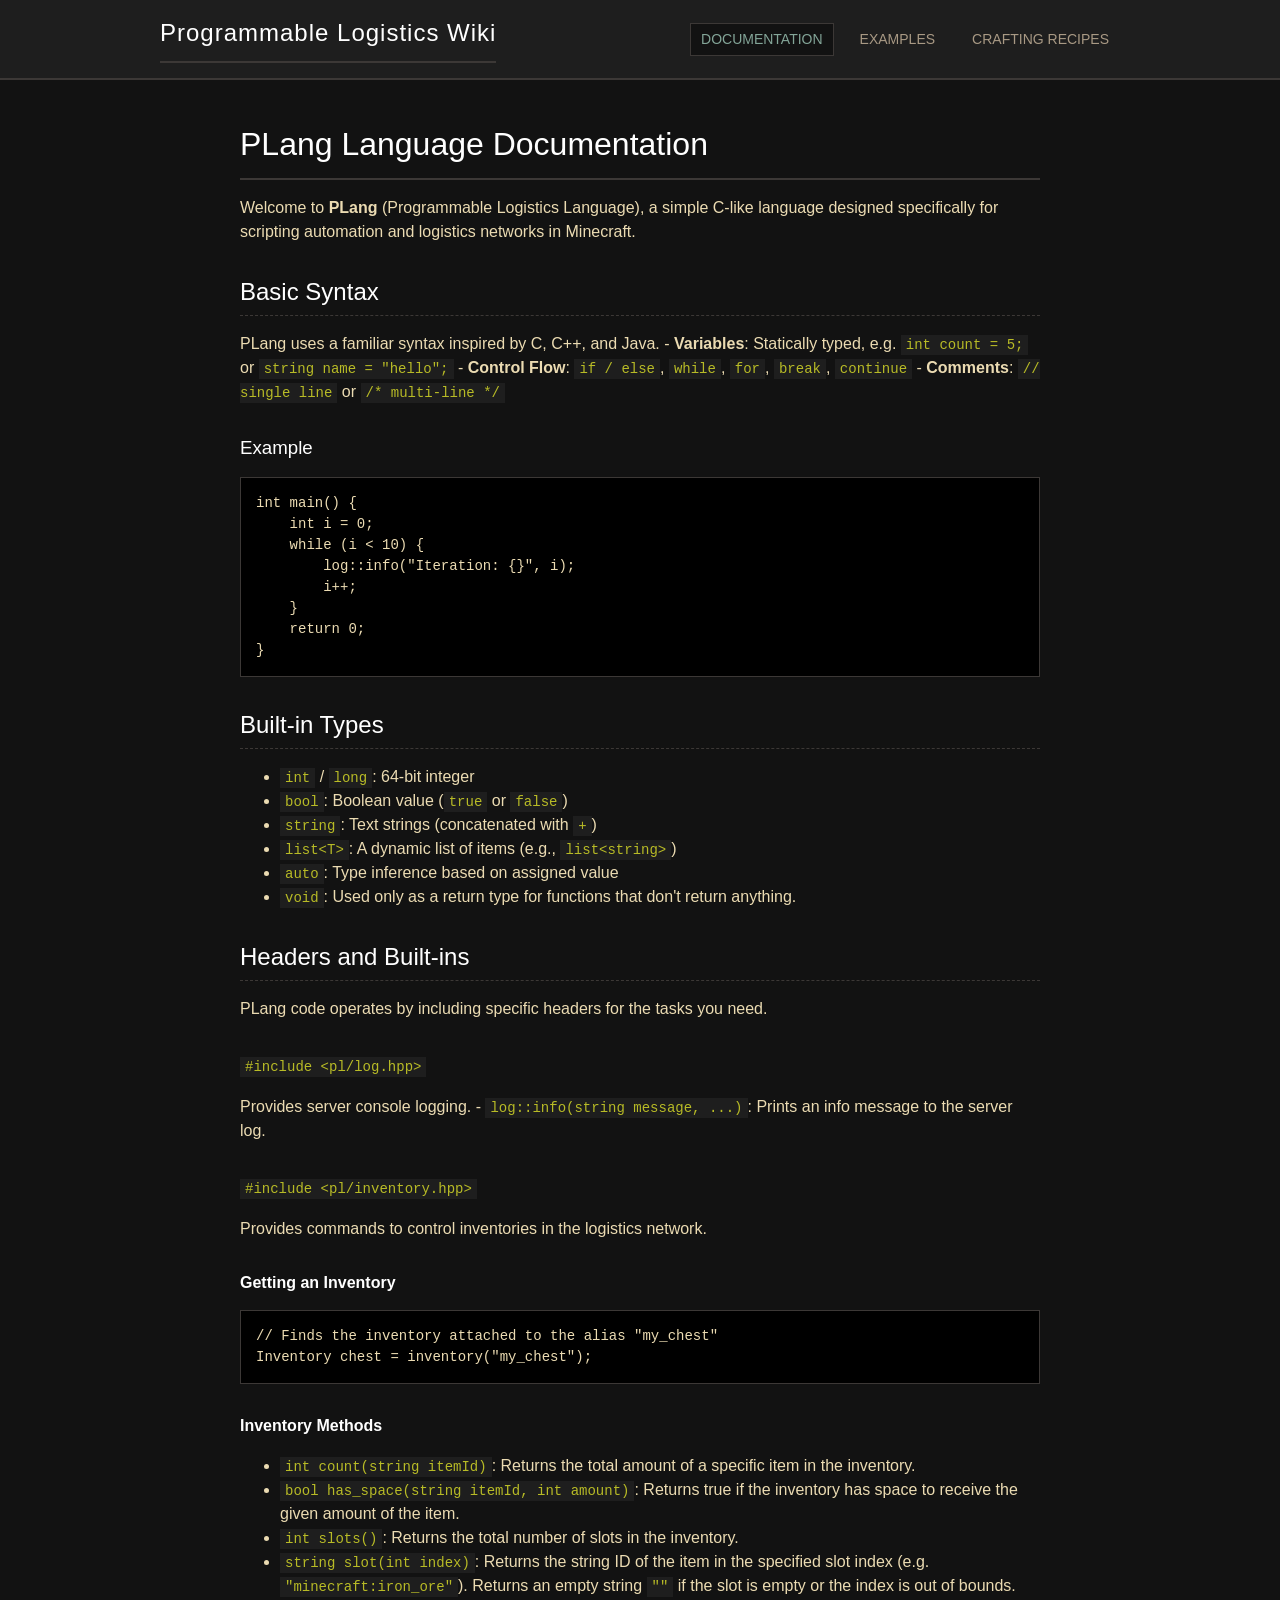
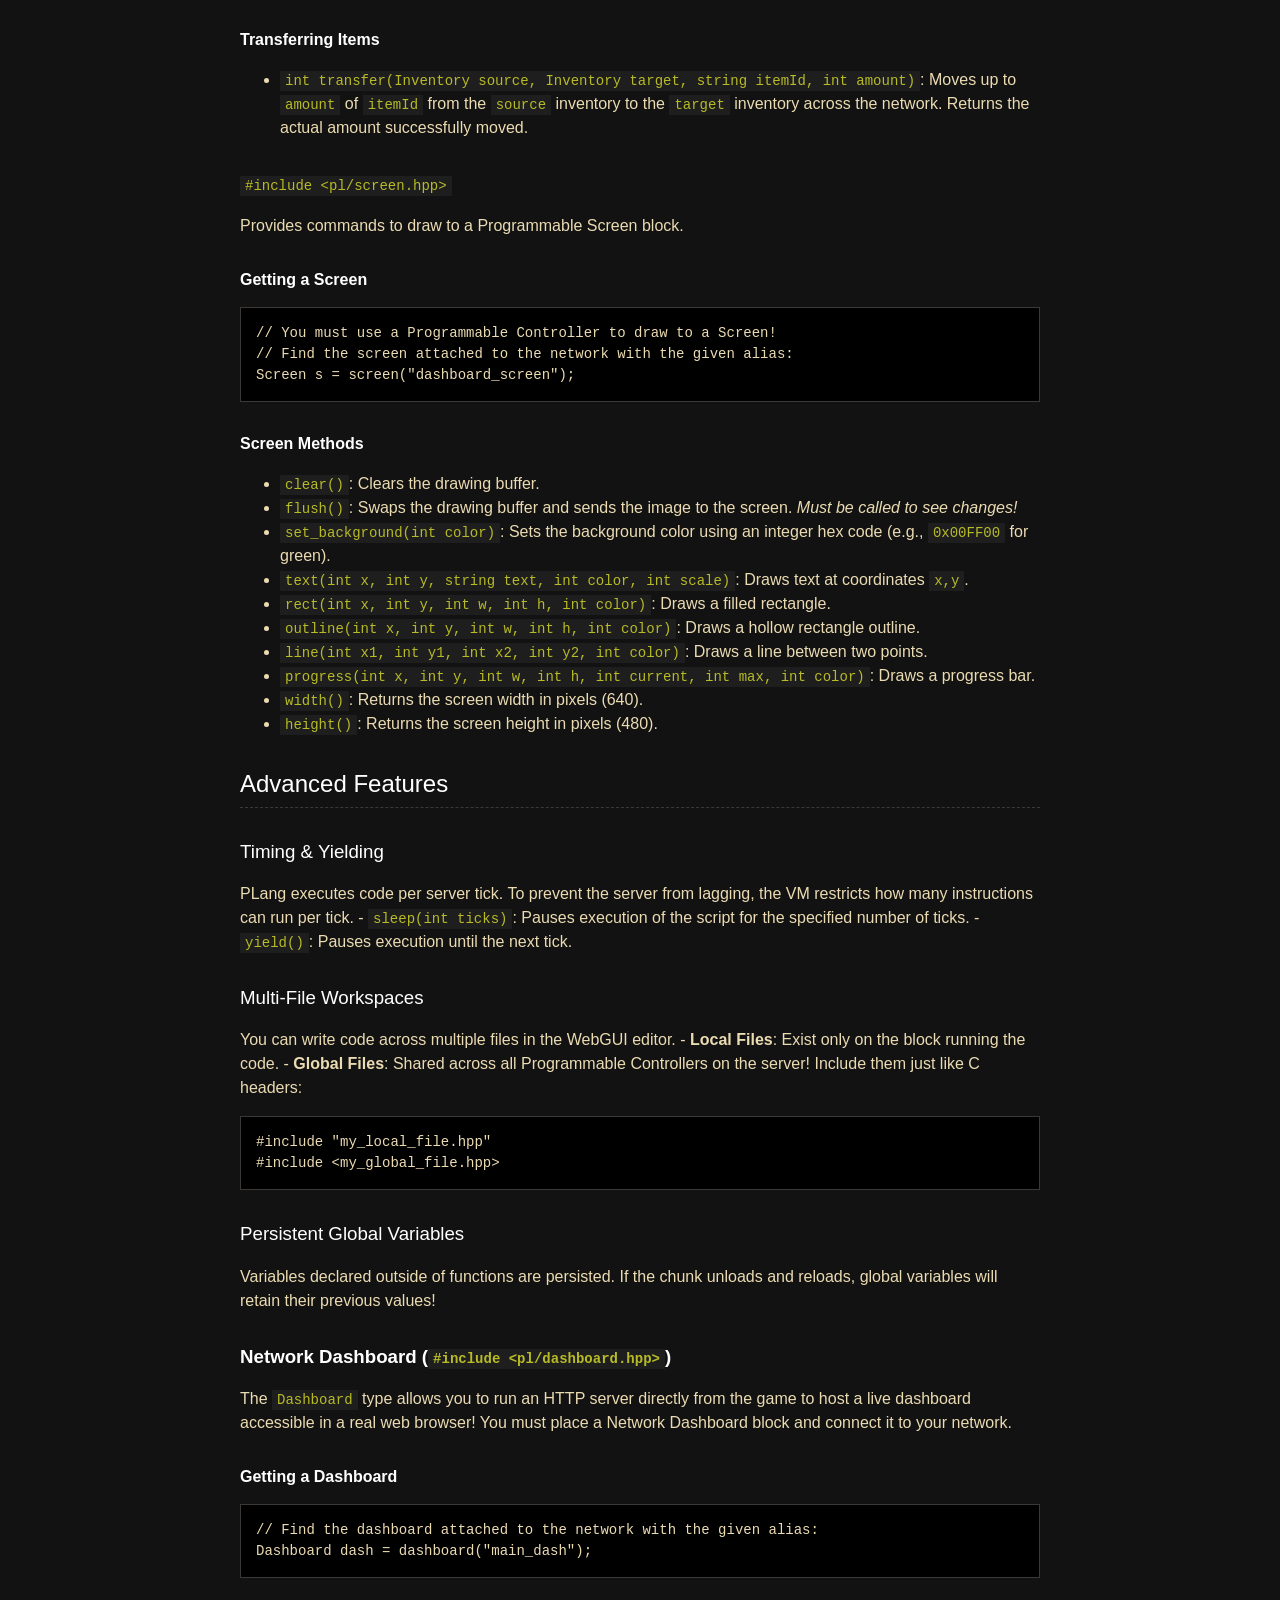
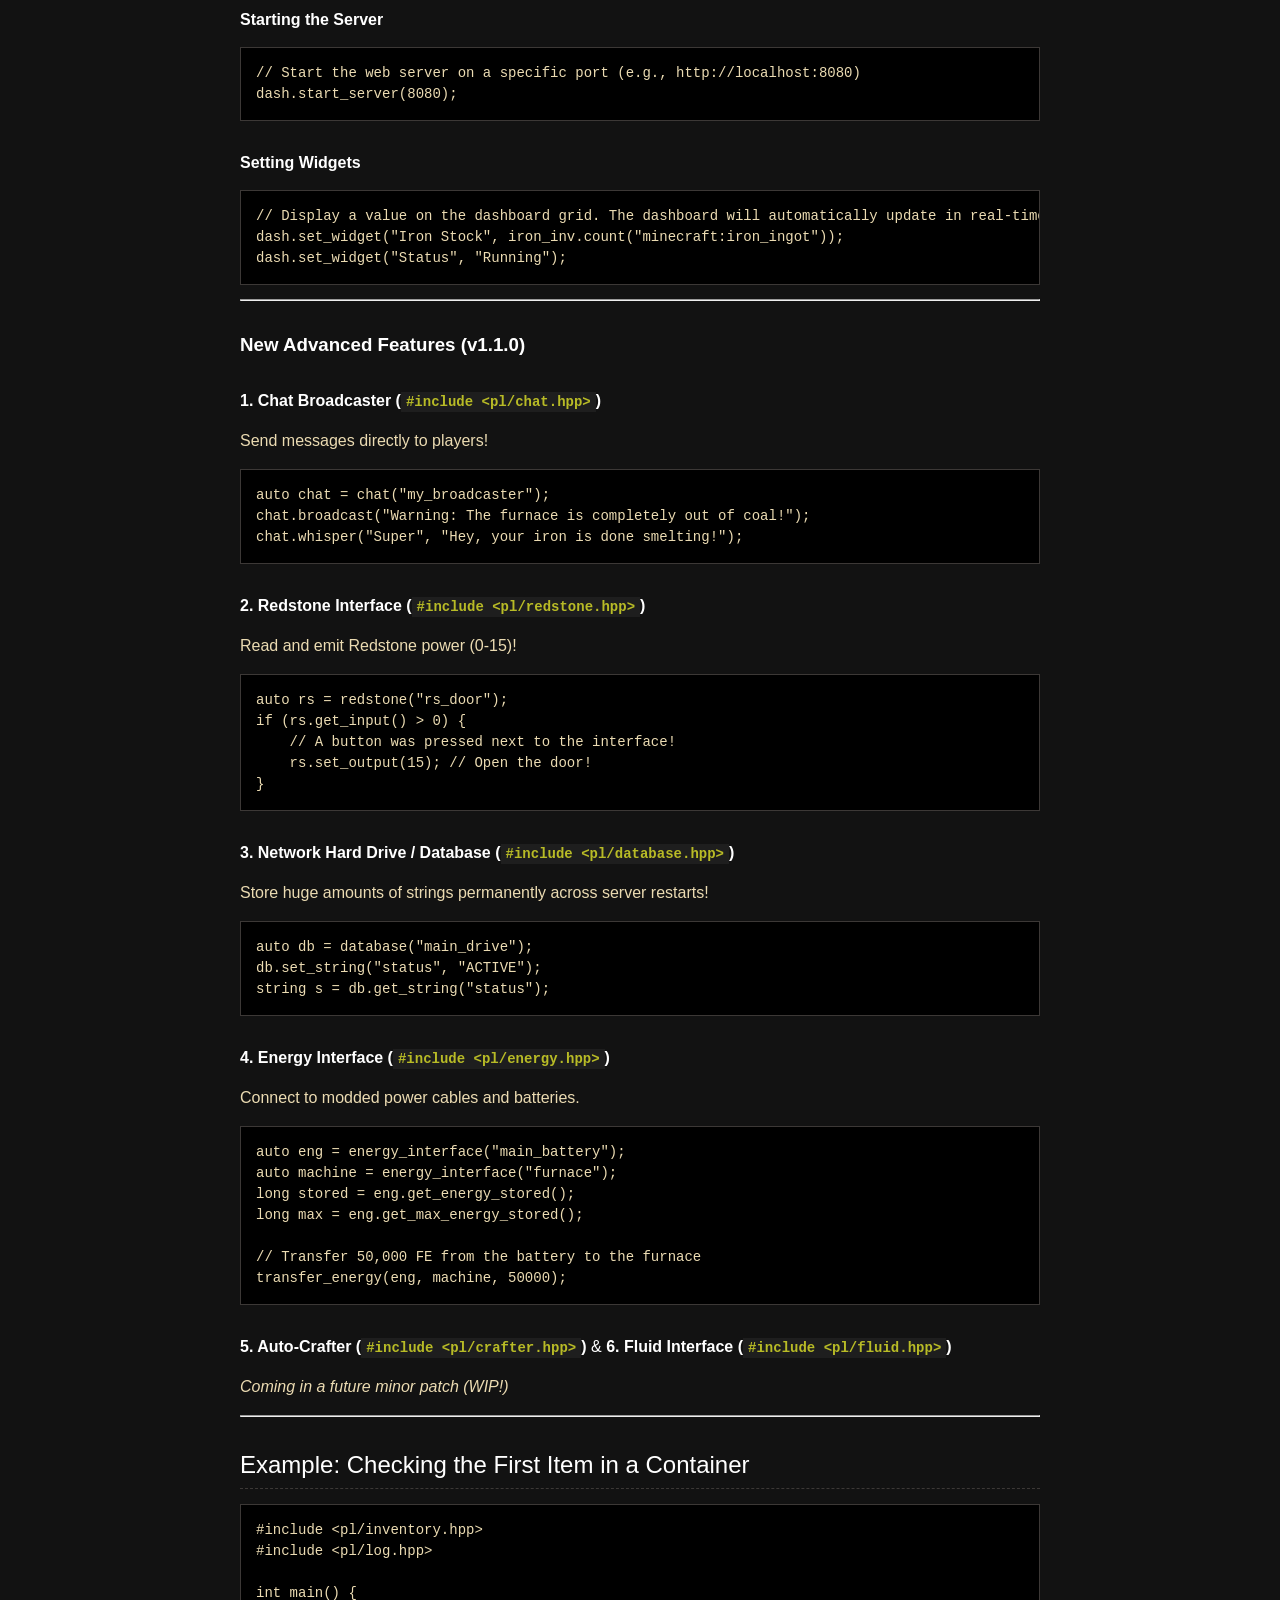
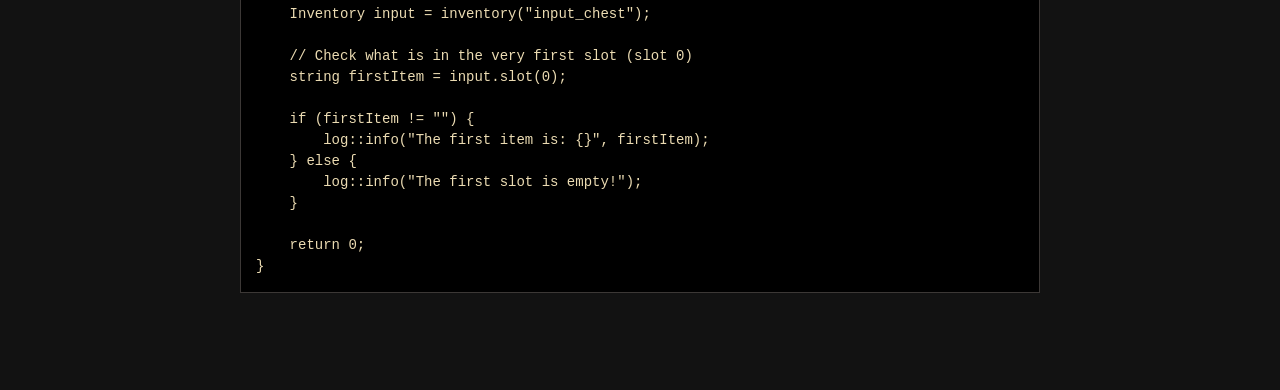
<file: index.html>
<!DOCTYPE html>
<html lang="en">
<head>
    <meta charset="UTF-8">
    <meta name="viewport" content="width=device-width, initial-scale=1.0">
    <title>Programmable Logistics Documentation</title>
    <link rel="stylesheet" href="style.css">
</head>
<body>
    <header>
        <div class="header-content">
            <h1>Programmable Logistics Wiki</h1>
            <nav>
                <a href="index.html" class="active">Documentation</a>
                <a href="examples.html">Examples</a>
                <a href="crafting.html">Crafting Recipes</a>
            </nav>
        </div>
    </header>
    <div class="container">
        <h1>PLang Language Documentation</h1>
<p>Welcome to <strong>PLang</strong> (Programmable Logistics Language), a simple C-like language designed specifically for scripting automation and logistics networks in Minecraft.</p>
<h2>Basic Syntax</h2>
<p>PLang uses a familiar syntax inspired by C, C++, and Java.
- <strong>Variables</strong>: Statically typed, e.g. <code>int count = 5;</code> or <code>string name = "hello";</code>
- <strong>Control Flow</strong>: <code>if / else</code>, <code>while</code>, <code>for</code>, <code>break</code>, <code>continue</code>
- <strong>Comments</strong>: <code>// single line</code> or <code>/* multi-line */</code></p>
<h3>Example</h3>
<pre><code class="language-cpp">int main() {
    int i = 0;
    while (i &lt; 10) {
        log::info(&quot;Iteration: {}&quot;, i);
        i++;
    }
    return 0;
}
</code></pre>
<h2>Built-in Types</h2>
<ul>
<li><code>int</code> / <code>long</code>: 64-bit integer</li>
<li><code>bool</code>: Boolean value (<code>true</code> or <code>false</code>)</li>
<li><code>string</code>: Text strings (concatenated with <code>+</code>)</li>
<li><code>list&lt;T&gt;</code>: A dynamic list of items (e.g., <code>list&lt;string&gt;</code>)</li>
<li><code>auto</code>: Type inference based on assigned value</li>
<li><code>void</code>: Used only as a return type for functions that don't return anything.</li>
</ul>
<h2>Headers and Built-ins</h2>
<p>PLang code operates by including specific headers for the tasks you need.</p>
<h3><code>#include &lt;pl/log.hpp&gt;</code></h3>
<p>Provides server console logging.
- <code>log::info(string message, ...)</code>: Prints an info message to the server log.</p>
<h3><code>#include &lt;pl/inventory.hpp&gt;</code></h3>
<p>Provides commands to control inventories in the logistics network.</p>
<h4><strong>Getting an Inventory</strong></h4>
<pre><code class="language-cpp">// Finds the inventory attached to the alias &quot;my_chest&quot;
Inventory chest = inventory(&quot;my_chest&quot;);
</code></pre>
<h4><strong>Inventory Methods</strong></h4>
<ul>
<li><code>int count(string itemId)</code>: Returns the total amount of a specific item in the inventory.</li>
<li><code>bool has_space(string itemId, int amount)</code>: Returns true if the inventory has space to receive the given amount of the item.</li>
<li><code>int slots()</code>: Returns the total number of slots in the inventory.</li>
<li><code>string slot(int index)</code>: Returns the string ID of the item in the specified slot index (e.g. <code>"minecraft:iron_ore"</code>). Returns an empty string <code>""</code> if the slot is empty or the index is out of bounds.</li>
</ul>
<h4><strong>Transferring Items</strong></h4>
<ul>
<li><code>int transfer(Inventory source, Inventory target, string itemId, int amount)</code>: Moves up to <code>amount</code> of <code>itemId</code> from the <code>source</code> inventory to the <code>target</code> inventory across the network. Returns the actual amount successfully moved.</li>
</ul>
<h3><code>#include &lt;pl/screen.hpp&gt;</code></h3>
<p>Provides commands to draw to a Programmable Screen block.</p>
<h4><strong>Getting a Screen</strong></h4>
<pre><code class="language-cpp">// You must use a Programmable Controller to draw to a Screen!
// Find the screen attached to the network with the given alias:
Screen s = screen(&quot;dashboard_screen&quot;);
</code></pre>
<h4><strong>Screen Methods</strong></h4>
<ul>
<li><code>clear()</code>: Clears the drawing buffer.</li>
<li><code>flush()</code>: Swaps the drawing buffer and sends the image to the screen. <em>Must be called to see changes!</em></li>
<li><code>set_background(int color)</code>: Sets the background color using an integer hex code (e.g., <code>0x00FF00</code> for green).</li>
<li><code>text(int x, int y, string text, int color, int scale)</code>: Draws text at coordinates <code>x,y</code>.</li>
<li><code>rect(int x, int y, int w, int h, int color)</code>: Draws a filled rectangle.</li>
<li><code>outline(int x, int y, int w, int h, int color)</code>: Draws a hollow rectangle outline.</li>
<li><code>line(int x1, int y1, int x2, int y2, int color)</code>: Draws a line between two points.</li>
<li><code>progress(int x, int y, int w, int h, int current, int max, int color)</code>: Draws a progress bar.</li>
<li><code>width()</code>: Returns the screen width in pixels (640).</li>
<li><code>height()</code>: Returns the screen height in pixels (480).</li>
</ul>
<h2>Advanced Features</h2>
<h3>Timing &amp; Yielding</h3>
<p>PLang executes code per server tick. To prevent the server from lagging, the VM restricts how many instructions can run per tick.
- <code>sleep(int ticks)</code>: Pauses execution of the script for the specified number of ticks.
- <code>yield()</code>: Pauses execution until the next tick.</p>
<h3>Multi-File Workspaces</h3>
<p>You can write code across multiple files in the WebGUI editor.
- <strong>Local Files</strong>: Exist only on the block running the code.
- <strong>Global Files</strong>: Shared across all Programmable Controllers on the server!
Include them just like C headers:</p>
<pre><code class="language-cpp">#include &quot;my_local_file.hpp&quot;
#include &lt;my_global_file.hpp&gt;
</code></pre>
<h3>Persistent Global Variables</h3>
<p>Variables declared outside of functions are persisted. If the chunk unloads and reloads, global variables will retain their previous values!</p>
<h3><strong>Network Dashboard (<code>#include &lt;pl/dashboard.hpp&gt;</code>)</strong></h3>
<p>The <code>Dashboard</code> type allows you to run an HTTP server directly from the game to host a live dashboard accessible in a real web browser! 
You must place a Network Dashboard block and connect it to your network.</p>
<h4><strong>Getting a Dashboard</strong></h4>
<pre><code class="language-cpp">// Find the dashboard attached to the network with the given alias:
Dashboard dash = dashboard(&quot;main_dash&quot;);
</code></pre>
<h4><strong>Starting the Server</strong></h4>
<pre><code class="language-cpp">// Start the web server on a specific port (e.g., http://localhost:8080)
dash.start_server(8080);
</code></pre>
<h4><strong>Setting Widgets</strong></h4>
<pre><code class="language-cpp">// Display a value on the dashboard grid. The dashboard will automatically update in real-time!
dash.set_widget(&quot;Iron Stock&quot;, iron_inv.count(&quot;minecraft:iron_ingot&quot;));
dash.set_widget(&quot;Status&quot;, &quot;Running&quot;);
</code></pre>
<hr />
<h3><strong>New Advanced Features (v1.1.0)</strong></h3>
<h4><strong>1. Chat Broadcaster (<code>#include &lt;pl/chat.hpp&gt;</code>)</strong></h4>
<p>Send messages directly to players!</p>
<pre><code class="language-cpp">auto chat = chat(&quot;my_broadcaster&quot;);
chat.broadcast(&quot;Warning: The furnace is completely out of coal!&quot;);
chat.whisper(&quot;Super&quot;, &quot;Hey, your iron is done smelting!&quot;);
</code></pre>
<h4><strong>2. Redstone Interface (<code>#include &lt;pl/redstone.hpp&gt;</code>)</strong></h4>
<p>Read and emit Redstone power (0-15)!</p>
<pre><code class="language-cpp">auto rs = redstone(&quot;rs_door&quot;);
if (rs.get_input() &gt; 0) {
    // A button was pressed next to the interface!
    rs.set_output(15); // Open the door!
}
</code></pre>
<h4><strong>3. Network Hard Drive / Database (<code>#include &lt;pl/database.hpp&gt;</code>)</strong></h4>
<p>Store huge amounts of strings permanently across server restarts!</p>
<pre><code class="language-cpp">auto db = database(&quot;main_drive&quot;);
db.set_string(&quot;status&quot;, &quot;ACTIVE&quot;);
string s = db.get_string(&quot;status&quot;);
</code></pre>
<h4><strong>4. Energy Interface (<code>#include &lt;pl/energy.hpp&gt;</code>)</strong></h4>
<p>Connect to modded power cables and batteries.</p>
<pre><code class="language-cpp">auto eng = energy_interface(&quot;main_battery&quot;);
auto machine = energy_interface(&quot;furnace&quot;);
long stored = eng.get_energy_stored();
long max = eng.get_max_energy_stored();

// Transfer 50,000 FE from the battery to the furnace
transfer_energy(eng, machine, 50000);
</code></pre>
<h4><strong>5. Auto-Crafter (<code>#include &lt;pl/crafter.hpp&gt;</code>)</strong> &amp; <strong>6. Fluid Interface (<code>#include &lt;pl/fluid.hpp&gt;</code>)</strong></h4>
<p><em>Coming in a future minor patch (WIP!)</em></p>
<hr />
<h2>Example: Checking the First Item in a Container</h2>
<pre><code class="language-cpp">#include &lt;pl/inventory.hpp&gt;
#include &lt;pl/log.hpp&gt;

int main() {
    Inventory input = inventory(&quot;input_chest&quot;);

    // Check what is in the very first slot (slot 0)
    string firstItem = input.slot(0);

    if (firstItem != &quot;&quot;) {
        log::info(&quot;The first item is: {}&quot;, firstItem);
    } else {
        log::info(&quot;The first slot is empty!&quot;);
    }

    return 0;
}
</code></pre>
    </div>
</body>
</html>
</file>
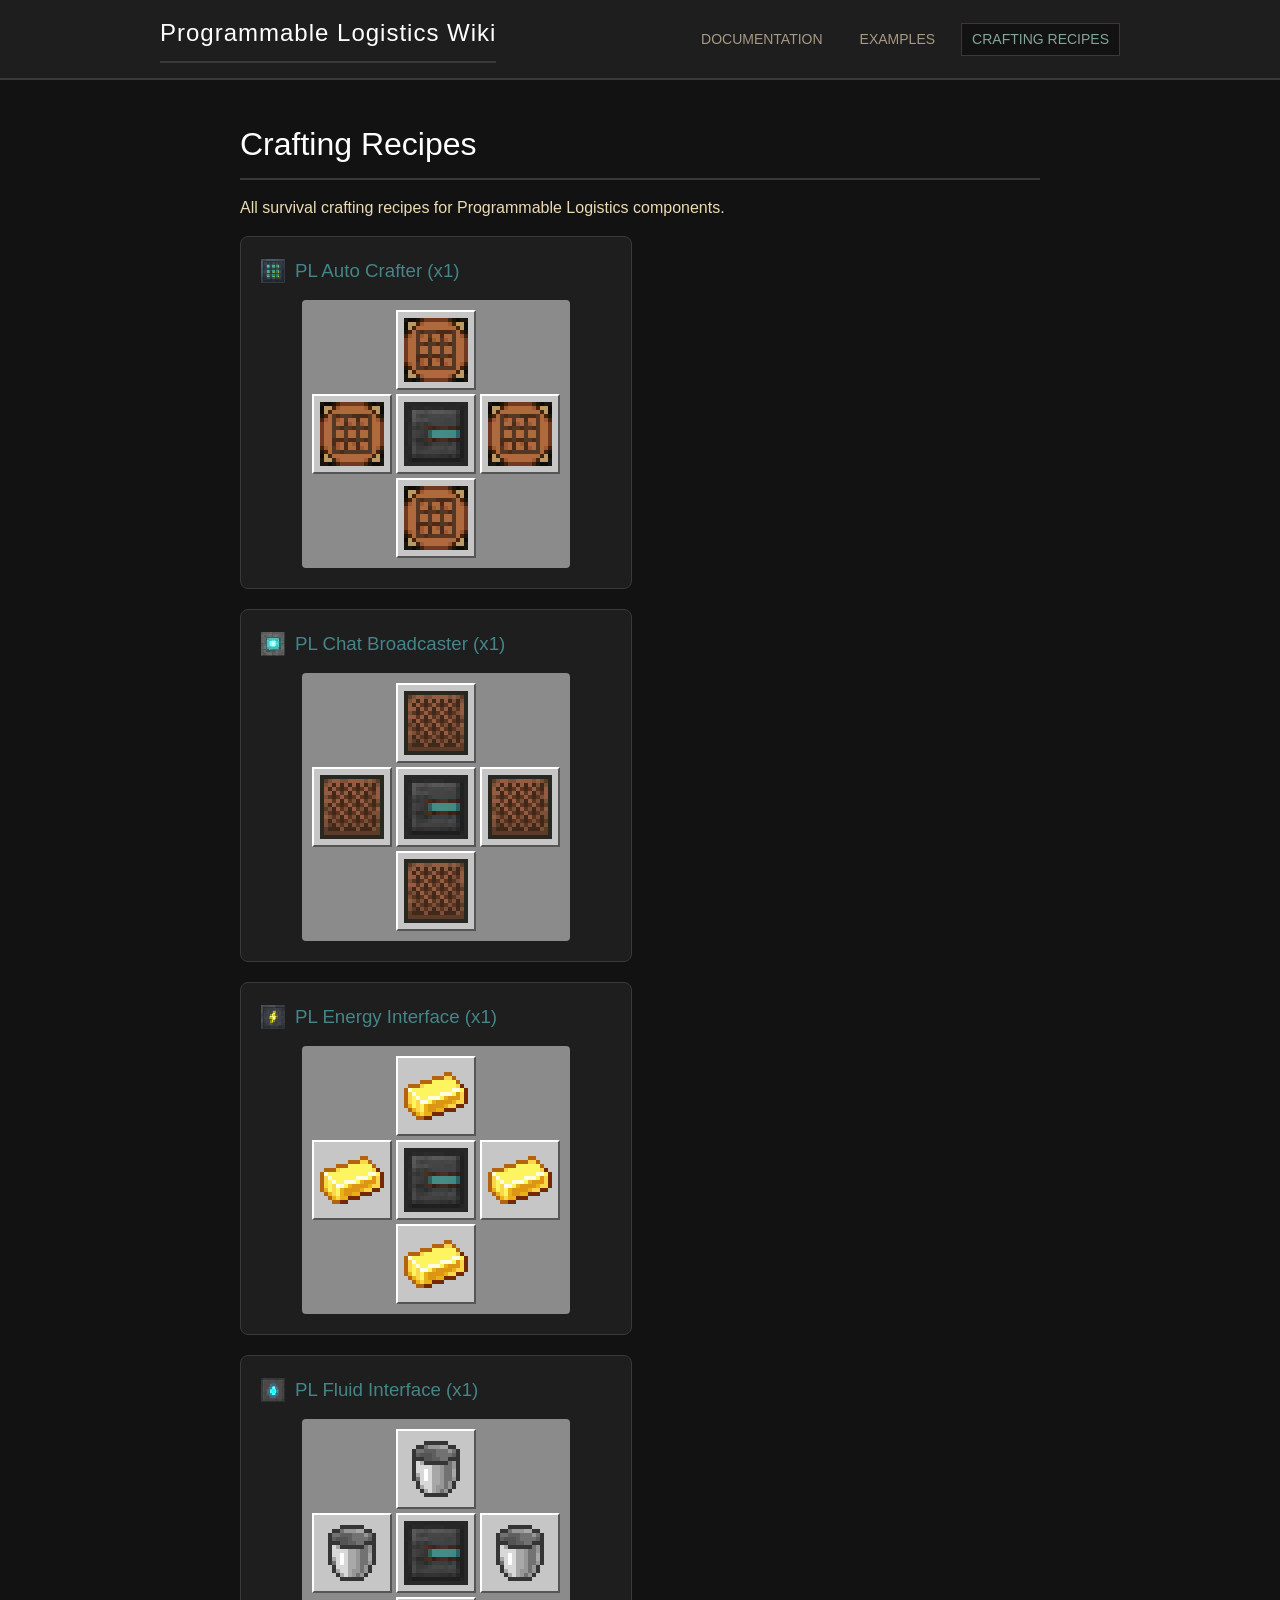
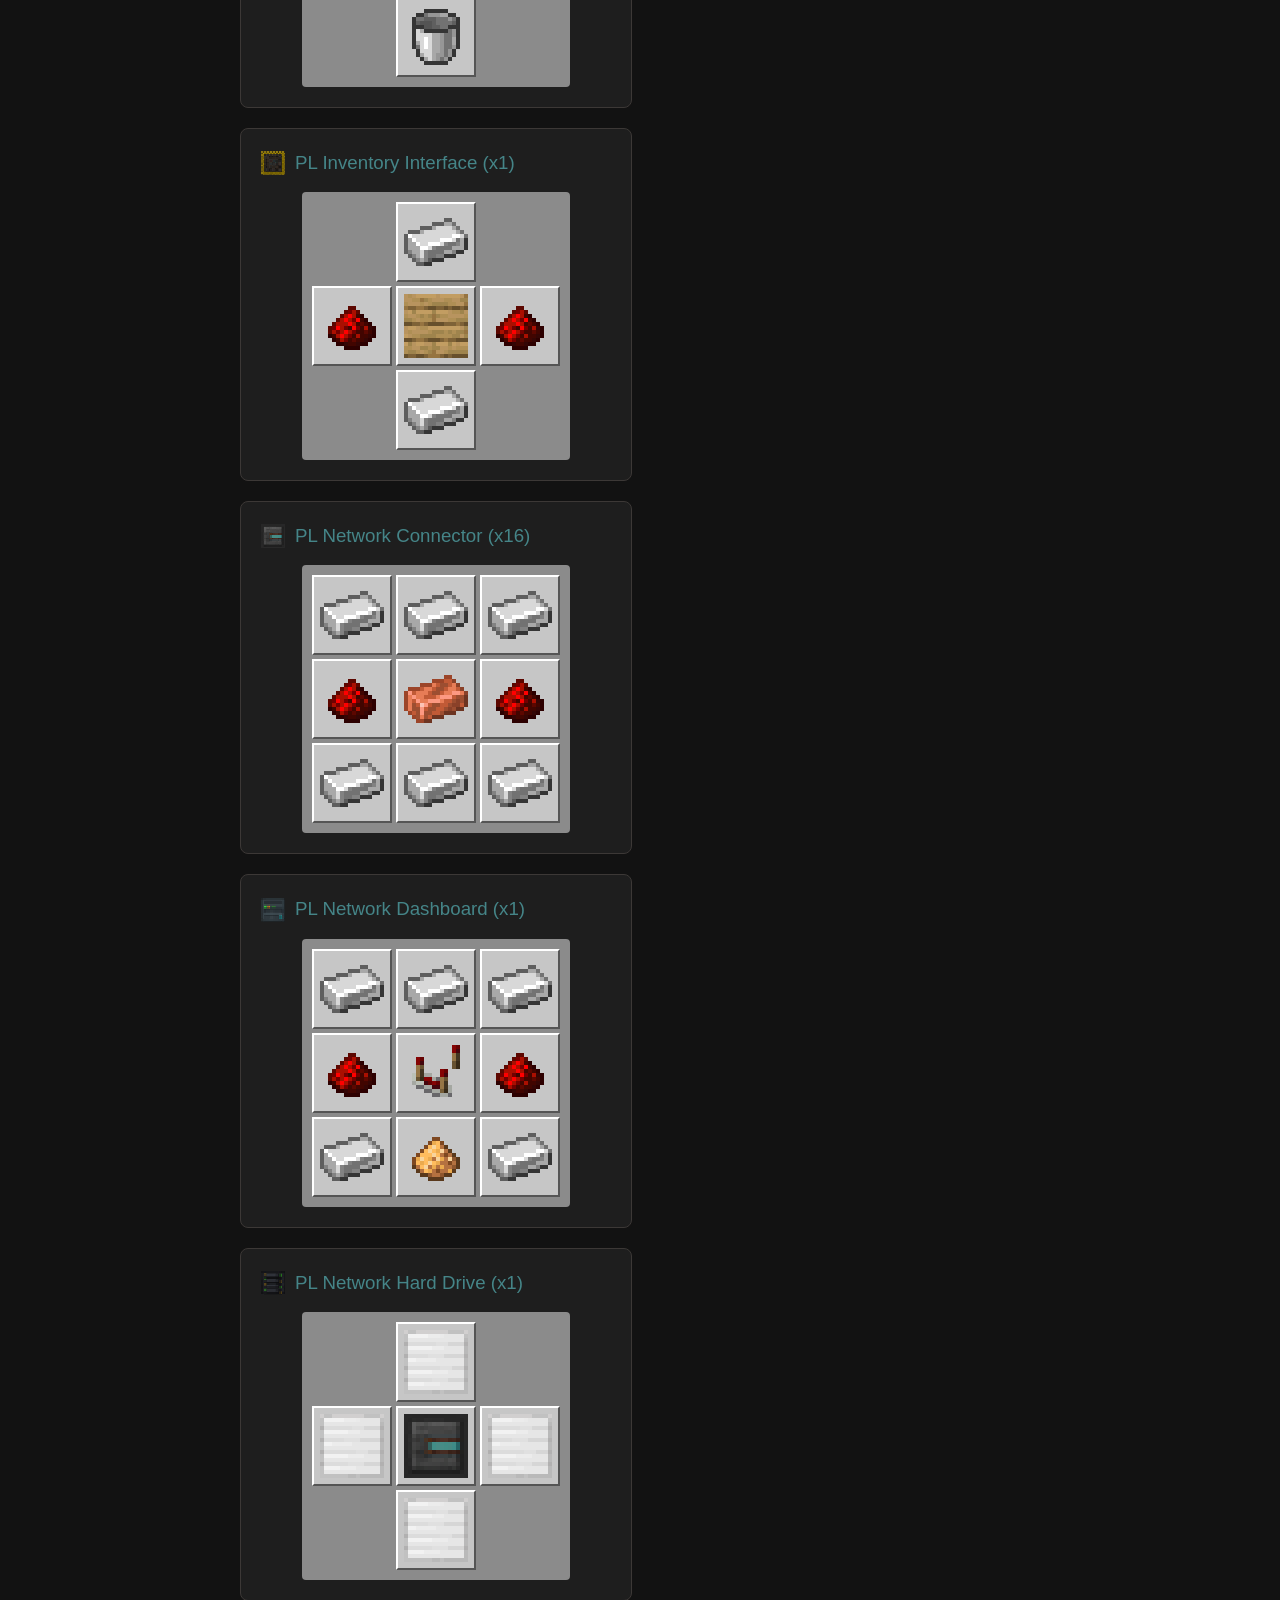
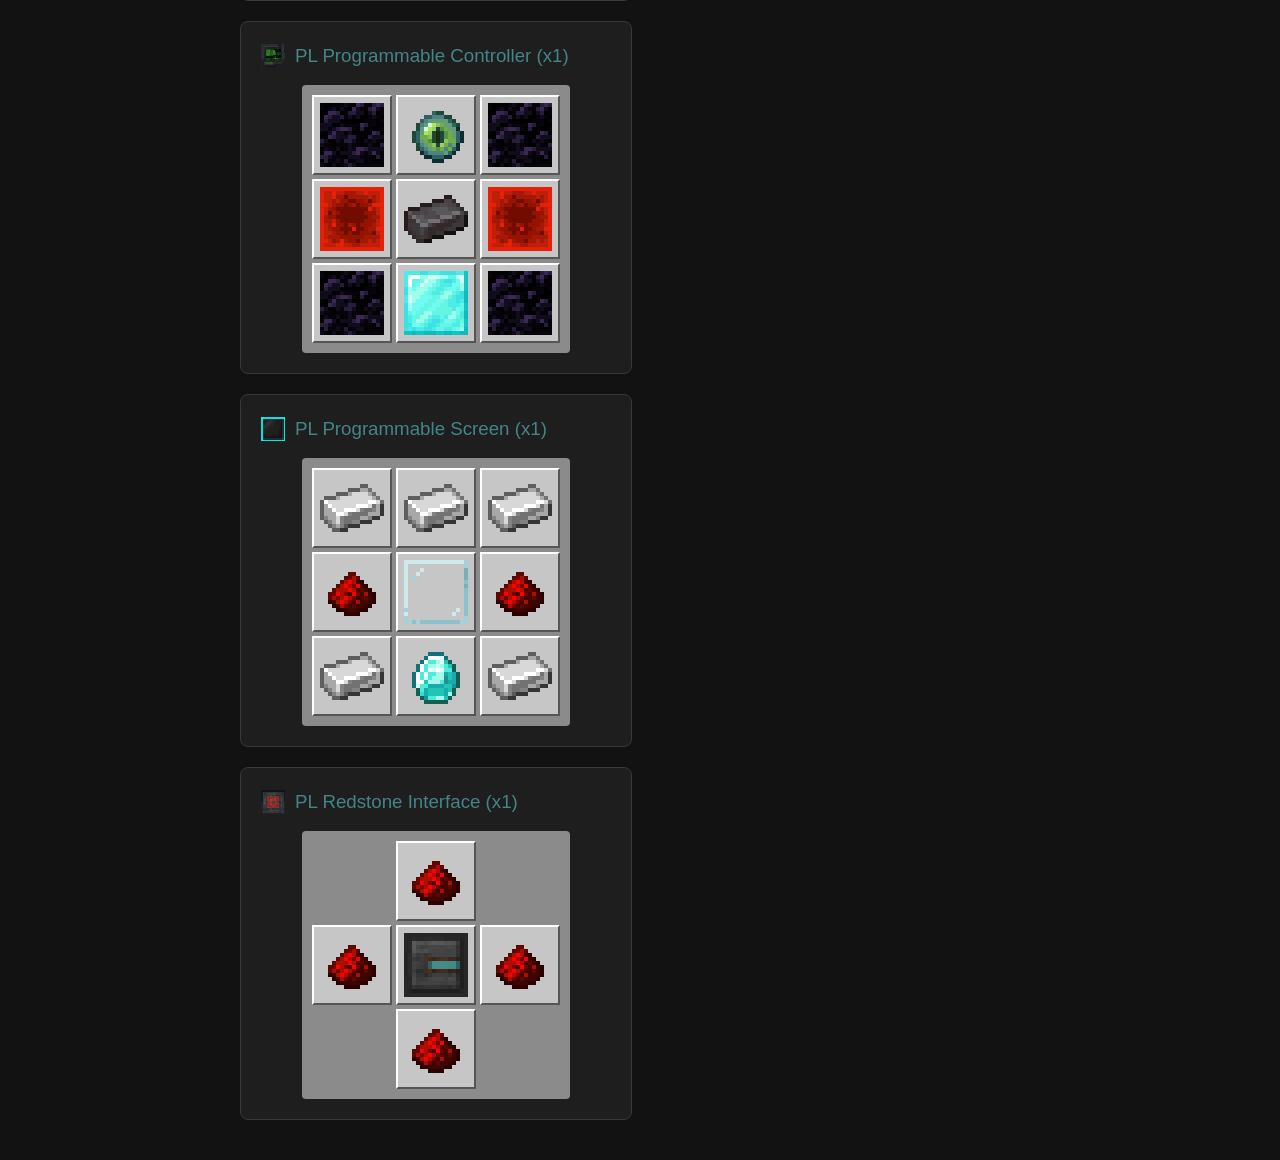
<file: crafting.html>
<!DOCTYPE html>
<html lang="en">
<head>
    <meta charset="UTF-8">
    <meta name="viewport" content="width=device-width, initial-scale=1.0">
    <title>Crafting - Programmable Logistics</title>
    <link rel="stylesheet" href="style.css">
    <style>
        .recipes-container {
            display: flex;
            flex-wrap: wrap;
            gap: 20px;
        }
        .recipe-card {
            background: var(--bg-surface);
            border: 1px solid var(--border);
            border-radius: 8px;
            padding: 20px;
            width: 350px;
        }
        .recipe-card h3 {
            margin-top: 0;
            color: var(--primary);
            border-bottom: none;
            display: flex;
            align-items: center;
            gap: 10px;
        }
        .recipe-icon {
            width: 24px;
            height: 24px;
            image-rendering: pixelated;
        }
        .crafting-grid {
            display: grid;
            grid-template-columns: repeat(3, 80px);
            grid-template-rows: repeat(3, 80px);
            gap: 4px;
            background: #8b8b8b;
            padding: 10px;
            border-radius: 4px;
            width: max-content;
            margin: 0 auto;
        }
        .slot {
            background: #c6c6c6;
            border: 2px solid #fff;
            border-bottom-color: #555;
            border-right-color: #555;
            display: flex;
            align-items: center;
            justify-content: center;
        }
        .slot img {
            width: 64px;
            height: 64px;
            image-rendering: pixelated;
        }
        .slot.empty {
            background: #8b8b8b;
            border: none;
        }
    </style>
</head>
<body>
    <header>
        <div class="header-content">
            <h1>Programmable Logistics Wiki</h1>
            <nav>
                <a href="index.html">Documentation</a>
                <a href="examples.html">Examples</a>
                <a href="crafting.html" class="active">Crafting Recipes</a>
            </nav>
        </div>
    </header>
    <div class="container">
        <h1>Crafting Recipes</h1>
        <p>All survival crafting recipes for Programmable Logistics components.</p>
        <div class="recipes-container">
            <div class='recipe-card'>
  <h3><img src='images/programmablelogistics_auto_crafter.png' class='recipe-icon' alt=''> PL Auto Crafter (x1)</h3>
  <div class='crafting-grid'>
    <div class='slot empty'></div>
    <div class='slot' title='Crafting Table'><img src='images/minecraft_crafting_table.png' alt='Crafting Table'></div>
    <div class='slot empty'></div>
    <div class='slot' title='Crafting Table'><img src='images/minecraft_crafting_table.png' alt='Crafting Table'></div>
    <div class='slot' title='PL Network Connector'><img src='images/programmablelogistics_network_connector.png' alt='PL Network Connector'></div>
    <div class='slot' title='Crafting Table'><img src='images/minecraft_crafting_table.png' alt='Crafting Table'></div>
    <div class='slot empty'></div>
    <div class='slot' title='Crafting Table'><img src='images/minecraft_crafting_table.png' alt='Crafting Table'></div>
    <div class='slot empty'></div>
  </div>
</div>
<div class='recipe-card'>
  <h3><img src='images/programmablelogistics_chat_broadcaster.png' class='recipe-icon' alt=''> PL Chat Broadcaster (x1)</h3>
  <div class='crafting-grid'>
    <div class='slot empty'></div>
    <div class='slot' title='Note Block'><img src='images/minecraft_note_block.png' alt='Note Block'></div>
    <div class='slot empty'></div>
    <div class='slot' title='Note Block'><img src='images/minecraft_note_block.png' alt='Note Block'></div>
    <div class='slot' title='PL Network Connector'><img src='images/programmablelogistics_network_connector.png' alt='PL Network Connector'></div>
    <div class='slot' title='Note Block'><img src='images/minecraft_note_block.png' alt='Note Block'></div>
    <div class='slot empty'></div>
    <div class='slot' title='Note Block'><img src='images/minecraft_note_block.png' alt='Note Block'></div>
    <div class='slot empty'></div>
  </div>
</div>
<div class='recipe-card'>
  <h3><img src='images/programmablelogistics_energy_interface.png' class='recipe-icon' alt=''> PL Energy Interface (x1)</h3>
  <div class='crafting-grid'>
    <div class='slot empty'></div>
    <div class='slot' title='Gold Ingot'><img src='images/minecraft_gold_ingot.png' alt='Gold Ingot'></div>
    <div class='slot empty'></div>
    <div class='slot' title='Gold Ingot'><img src='images/minecraft_gold_ingot.png' alt='Gold Ingot'></div>
    <div class='slot' title='PL Network Connector'><img src='images/programmablelogistics_network_connector.png' alt='PL Network Connector'></div>
    <div class='slot' title='Gold Ingot'><img src='images/minecraft_gold_ingot.png' alt='Gold Ingot'></div>
    <div class='slot empty'></div>
    <div class='slot' title='Gold Ingot'><img src='images/minecraft_gold_ingot.png' alt='Gold Ingot'></div>
    <div class='slot empty'></div>
  </div>
</div>
<div class='recipe-card'>
  <h3><img src='images/programmablelogistics_fluid_interface.png' class='recipe-icon' alt=''> PL Fluid Interface (x1)</h3>
  <div class='crafting-grid'>
    <div class='slot empty'></div>
    <div class='slot' title='Bucket'><img src='images/minecraft_bucket.png' alt='Bucket'></div>
    <div class='slot empty'></div>
    <div class='slot' title='Bucket'><img src='images/minecraft_bucket.png' alt='Bucket'></div>
    <div class='slot' title='PL Network Connector'><img src='images/programmablelogistics_network_connector.png' alt='PL Network Connector'></div>
    <div class='slot' title='Bucket'><img src='images/minecraft_bucket.png' alt='Bucket'></div>
    <div class='slot empty'></div>
    <div class='slot' title='Bucket'><img src='images/minecraft_bucket.png' alt='Bucket'></div>
    <div class='slot empty'></div>
  </div>
</div>
<div class='recipe-card'>
  <h3><img src='images/programmablelogistics_inventory_interface.png' class='recipe-icon' alt=''> PL Inventory Interface (x1)</h3>
  <div class='crafting-grid'>
    <div class='slot empty'></div>
    <div class='slot' title='Iron Ingot'><img src='images/minecraft_iron_ingot.png' alt='Iron Ingot'></div>
    <div class='slot empty'></div>
    <div class='slot' title='Redstone'><img src='images/minecraft_redstone.png' alt='Redstone'></div>
    <div class='slot' title='Chest'><img src='images/minecraft_chest.png' alt='Chest'></div>
    <div class='slot' title='Redstone'><img src='images/minecraft_redstone.png' alt='Redstone'></div>
    <div class='slot empty'></div>
    <div class='slot' title='Iron Ingot'><img src='images/minecraft_iron_ingot.png' alt='Iron Ingot'></div>
    <div class='slot empty'></div>
  </div>
</div>
<div class='recipe-card'>
  <h3><img src='images/programmablelogistics_network_connector.png' class='recipe-icon' alt=''> PL Network Connector (x16)</h3>
  <div class='crafting-grid'>
    <div class='slot' title='Iron Ingot'><img src='images/minecraft_iron_ingot.png' alt='Iron Ingot'></div>
    <div class='slot' title='Iron Ingot'><img src='images/minecraft_iron_ingot.png' alt='Iron Ingot'></div>
    <div class='slot' title='Iron Ingot'><img src='images/minecraft_iron_ingot.png' alt='Iron Ingot'></div>
    <div class='slot' title='Redstone'><img src='images/minecraft_redstone.png' alt='Redstone'></div>
    <div class='slot' title='Copper Ingot'><img src='images/minecraft_copper_ingot.png' alt='Copper Ingot'></div>
    <div class='slot' title='Redstone'><img src='images/minecraft_redstone.png' alt='Redstone'></div>
    <div class='slot' title='Iron Ingot'><img src='images/minecraft_iron_ingot.png' alt='Iron Ingot'></div>
    <div class='slot' title='Iron Ingot'><img src='images/minecraft_iron_ingot.png' alt='Iron Ingot'></div>
    <div class='slot' title='Iron Ingot'><img src='images/minecraft_iron_ingot.png' alt='Iron Ingot'></div>
  </div>
</div>
<div class='recipe-card'>
  <h3><img src='images/programmablelogistics_network_dashboard.png' class='recipe-icon' alt=''> PL Network Dashboard (x1)</h3>
  <div class='crafting-grid'>
    <div class='slot' title='Iron Ingot'><img src='images/minecraft_iron_ingot.png' alt='Iron Ingot'></div>
    <div class='slot' title='Iron Ingot'><img src='images/minecraft_iron_ingot.png' alt='Iron Ingot'></div>
    <div class='slot' title='Iron Ingot'><img src='images/minecraft_iron_ingot.png' alt='Iron Ingot'></div>
    <div class='slot' title='Redstone'><img src='images/minecraft_redstone.png' alt='Redstone'></div>
    <div class='slot' title='Comparator'><img src='images/minecraft_comparator.png' alt='Comparator'></div>
    <div class='slot' title='Redstone'><img src='images/minecraft_redstone.png' alt='Redstone'></div>
    <div class='slot' title='Iron Ingot'><img src='images/minecraft_iron_ingot.png' alt='Iron Ingot'></div>
    <div class='slot' title='Glowstone Dust'><img src='images/minecraft_glowstone_dust.png' alt='Glowstone Dust'></div>
    <div class='slot' title='Iron Ingot'><img src='images/minecraft_iron_ingot.png' alt='Iron Ingot'></div>
  </div>
</div>
<div class='recipe-card'>
  <h3><img src='images/programmablelogistics_network_hard_drive.png' class='recipe-icon' alt=''> PL Network Hard Drive (x1)</h3>
  <div class='crafting-grid'>
    <div class='slot empty'></div>
    <div class='slot' title='Iron Block'><img src='images/minecraft_iron_block.png' alt='Iron Block'></div>
    <div class='slot empty'></div>
    <div class='slot' title='Iron Block'><img src='images/minecraft_iron_block.png' alt='Iron Block'></div>
    <div class='slot' title='PL Network Connector'><img src='images/programmablelogistics_network_connector.png' alt='PL Network Connector'></div>
    <div class='slot' title='Iron Block'><img src='images/minecraft_iron_block.png' alt='Iron Block'></div>
    <div class='slot empty'></div>
    <div class='slot' title='Iron Block'><img src='images/minecraft_iron_block.png' alt='Iron Block'></div>
    <div class='slot empty'></div>
  </div>
</div>
<div class='recipe-card'>
  <h3><img src='images/programmablelogistics_programmable_controller.png' class='recipe-icon' alt=''> PL Programmable Controller (x1)</h3>
  <div class='crafting-grid'>
    <div class='slot' title='Obsidian'><img src='images/minecraft_obsidian.png' alt='Obsidian'></div>
    <div class='slot' title='Ender Eye'><img src='images/minecraft_ender_eye.png' alt='Ender Eye'></div>
    <div class='slot' title='Obsidian'><img src='images/minecraft_obsidian.png' alt='Obsidian'></div>
    <div class='slot' title='Redstone Block'><img src='images/minecraft_redstone_block.png' alt='Redstone Block'></div>
    <div class='slot' title='Netherite Ingot'><img src='images/minecraft_netherite_ingot.png' alt='Netherite Ingot'></div>
    <div class='slot' title='Redstone Block'><img src='images/minecraft_redstone_block.png' alt='Redstone Block'></div>
    <div class='slot' title='Obsidian'><img src='images/minecraft_obsidian.png' alt='Obsidian'></div>
    <div class='slot' title='Diamond Block'><img src='images/minecraft_diamond_block.png' alt='Diamond Block'></div>
    <div class='slot' title='Obsidian'><img src='images/minecraft_obsidian.png' alt='Obsidian'></div>
  </div>
</div>
<div class='recipe-card'>
  <h3><img src='images/programmablelogistics_programmable_screen.png' class='recipe-icon' alt=''> PL Programmable Screen (x1)</h3>
  <div class='crafting-grid'>
    <div class='slot' title='Iron Ingot'><img src='images/minecraft_iron_ingot.png' alt='Iron Ingot'></div>
    <div class='slot' title='Iron Ingot'><img src='images/minecraft_iron_ingot.png' alt='Iron Ingot'></div>
    <div class='slot' title='Iron Ingot'><img src='images/minecraft_iron_ingot.png' alt='Iron Ingot'></div>
    <div class='slot' title='Redstone'><img src='images/minecraft_redstone.png' alt='Redstone'></div>
    <div class='slot' title='Glass Pane'><img src='images/minecraft_glass_pane.png' alt='Glass Pane'></div>
    <div class='slot' title='Redstone'><img src='images/minecraft_redstone.png' alt='Redstone'></div>
    <div class='slot' title='Iron Ingot'><img src='images/minecraft_iron_ingot.png' alt='Iron Ingot'></div>
    <div class='slot' title='Diamond'><img src='images/minecraft_diamond.png' alt='Diamond'></div>
    <div class='slot' title='Iron Ingot'><img src='images/minecraft_iron_ingot.png' alt='Iron Ingot'></div>
  </div>
</div>
<div class='recipe-card'>
  <h3><img src='images/programmablelogistics_redstone_interface.png' class='recipe-icon' alt=''> PL Redstone Interface (x1)</h3>
  <div class='crafting-grid'>
    <div class='slot empty'></div>
    <div class='slot' title='Redstone'><img src='images/minecraft_redstone.png' alt='Redstone'></div>
    <div class='slot empty'></div>
    <div class='slot' title='Redstone'><img src='images/minecraft_redstone.png' alt='Redstone'></div>
    <div class='slot' title='PL Network Connector'><img src='images/programmablelogistics_network_connector.png' alt='PL Network Connector'></div>
    <div class='slot' title='Redstone'><img src='images/minecraft_redstone.png' alt='Redstone'></div>
    <div class='slot empty'></div>
    <div class='slot' title='Redstone'><img src='images/minecraft_redstone.png' alt='Redstone'></div>
    <div class='slot empty'></div>
  </div>
</div>

        </div>
    </div>
</body>
</html>
</file>
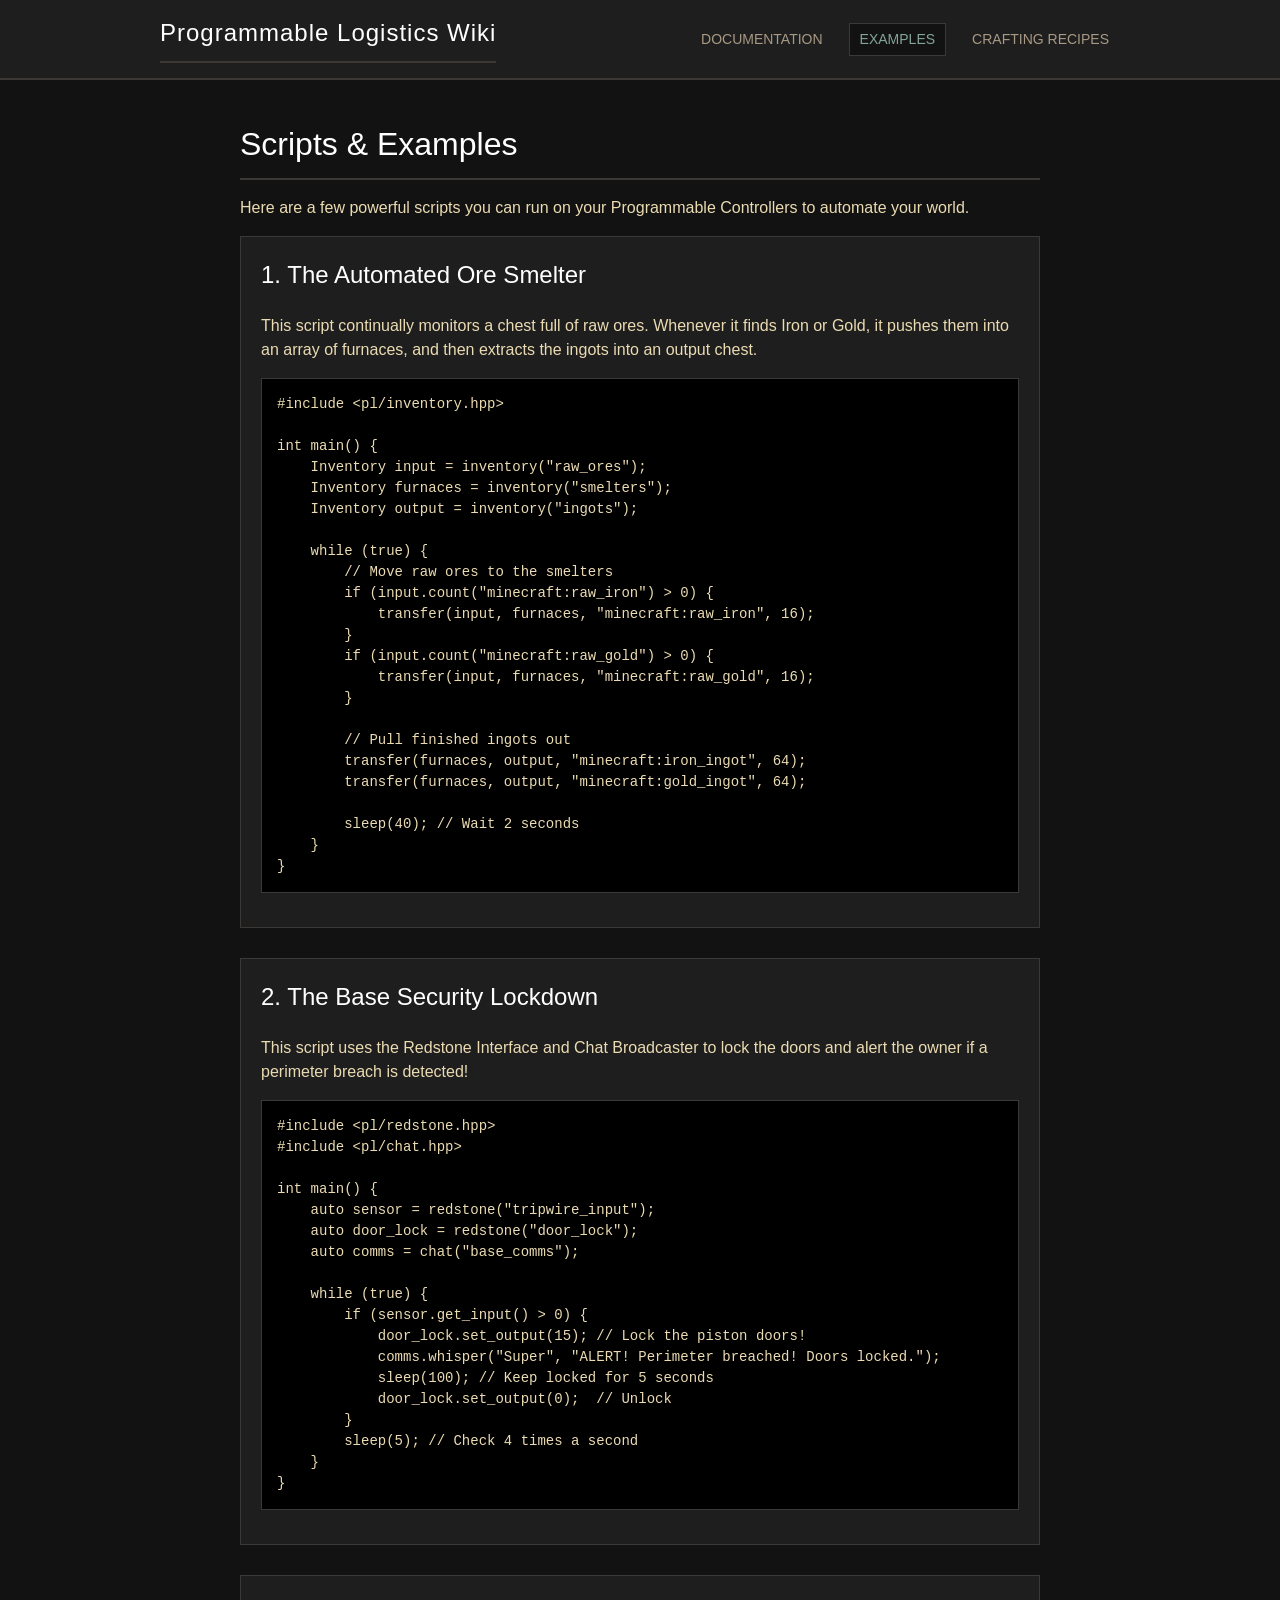
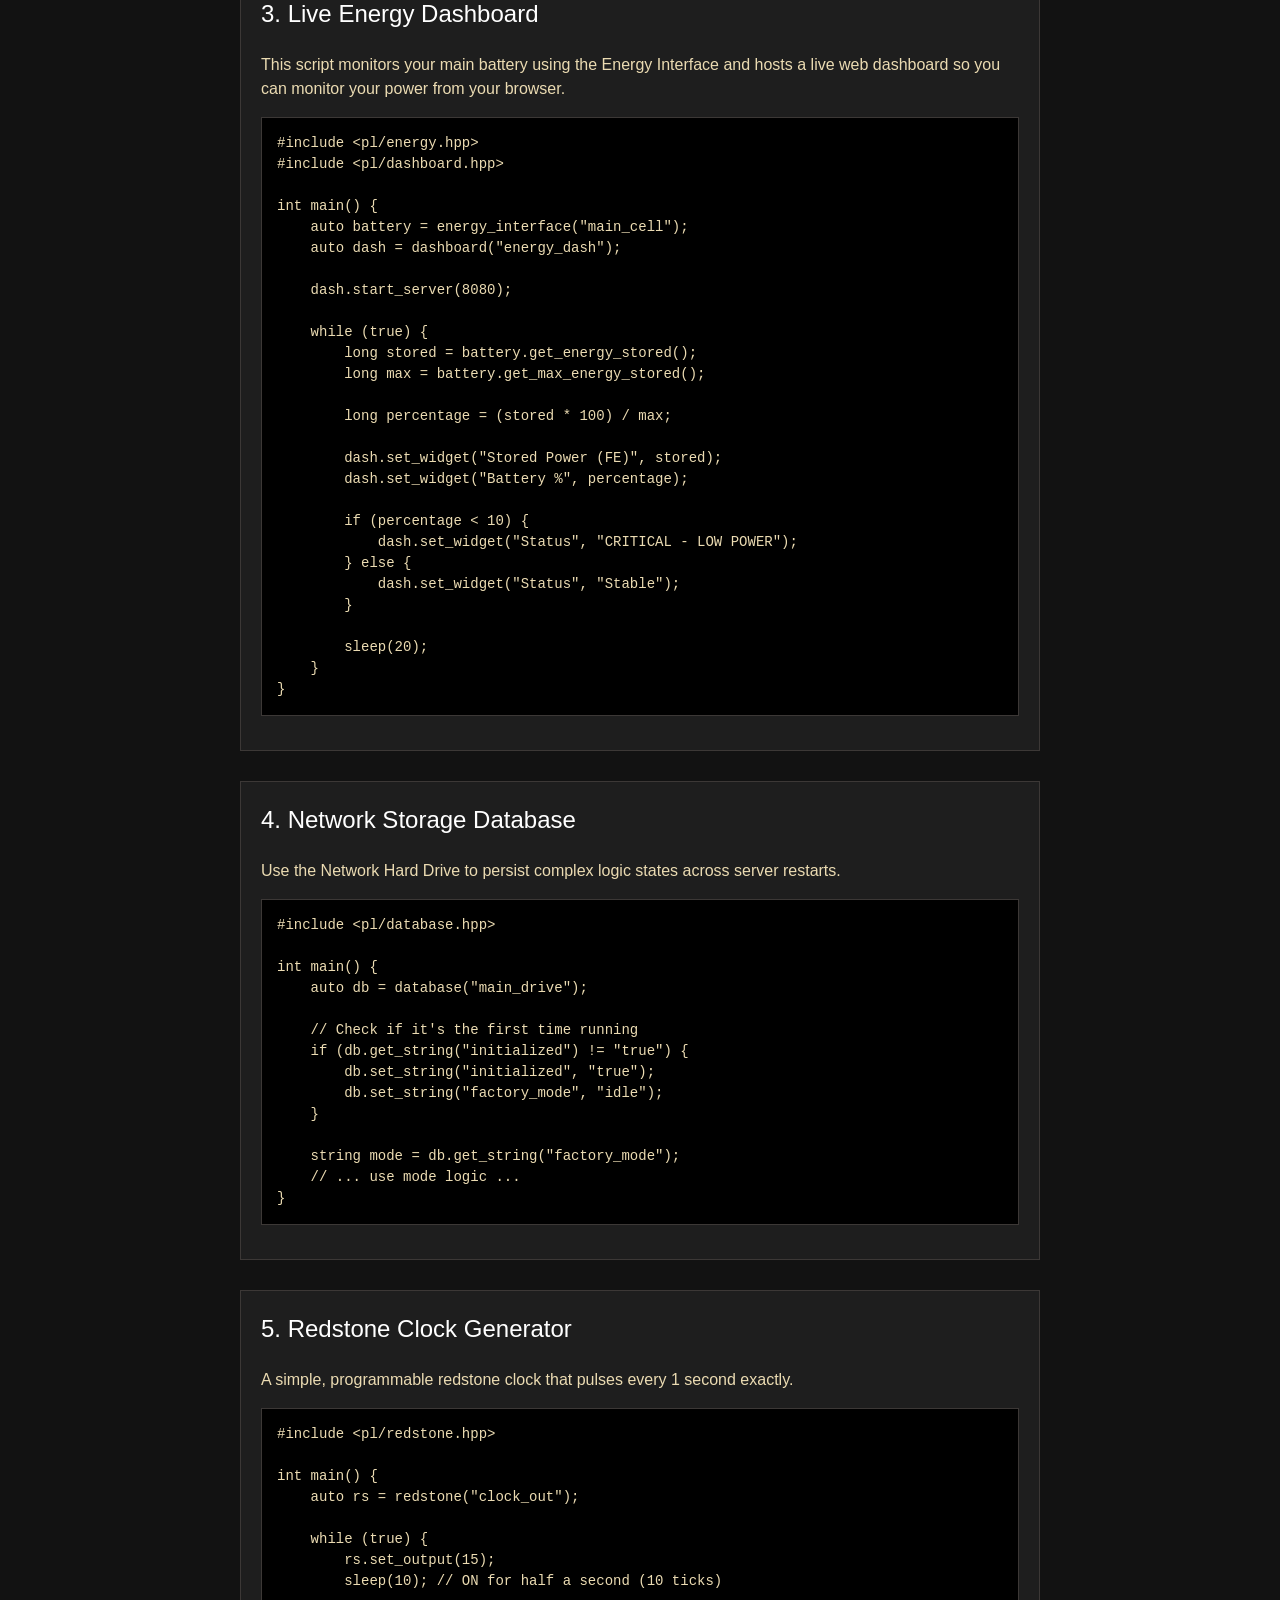
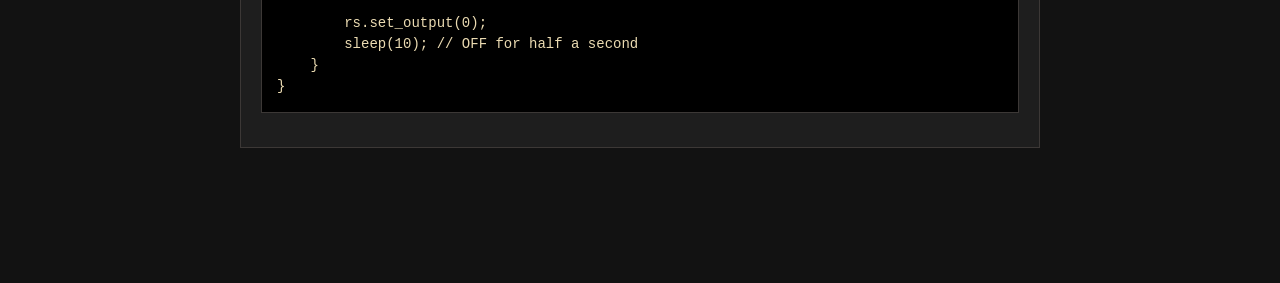
<file: examples.html>
<!DOCTYPE html>
<html lang="en">
<head>
    <meta charset="UTF-8">
    <meta name="viewport" content="width=device-width, initial-scale=1.0">
    <title>Examples - Programmable Logistics</title>
    <link rel="stylesheet" href="style.css">
</head>
<body>
    <header>
        <div class="header-content">
            <h1>Programmable Logistics Wiki</h1>
            <nav>
                <a href="index.html">Documentation</a>
                <a href="examples.html" class="active">Examples</a>
                <a href="crafting.html">Crafting Recipes</a>
            </nav>
        </div>
    </header>
    <div class="container">
        <h1>Scripts & Examples</h1>
        <p>Here are a few powerful scripts you can run on your Programmable Controllers to automate your world.</p>
        
        <div class="example-card">
            <h2>1. The Automated Ore Smelter</h2>
            <p>This script continually monitors a chest full of raw ores. Whenever it finds Iron or Gold, it pushes them into an array of furnaces, and then extracts the ingots into an output chest.</p>
            <pre><code>#include &lt;pl/inventory.hpp&gt;

int main() {
    Inventory input = inventory("raw_ores");
    Inventory furnaces = inventory("smelters");
    Inventory output = inventory("ingots");

    while (true) {
        // Move raw ores to the smelters
        if (input.count("minecraft:raw_iron") > 0) {
            transfer(input, furnaces, "minecraft:raw_iron", 16);
        }
        if (input.count("minecraft:raw_gold") > 0) {
            transfer(input, furnaces, "minecraft:raw_gold", 16);
        }

        // Pull finished ingots out
        transfer(furnaces, output, "minecraft:iron_ingot", 64);
        transfer(furnaces, output, "minecraft:gold_ingot", 64);

        sleep(40); // Wait 2 seconds
    }
}</code></pre>
        </div>

        <div class="example-card">
            <h2>2. The Base Security Lockdown</h2>
            <p>This script uses the Redstone Interface and Chat Broadcaster to lock the doors and alert the owner if a perimeter breach is detected!</p>
            <pre><code>#include &lt;pl/redstone.hpp&gt;
#include &lt;pl/chat.hpp&gt;

int main() {
    auto sensor = redstone("tripwire_input");
    auto door_lock = redstone("door_lock");
    auto comms = chat("base_comms");

    while (true) {
        if (sensor.get_input() > 0) {
            door_lock.set_output(15); // Lock the piston doors!
            comms.whisper("Super", "ALERT! Perimeter breached! Doors locked.");
            sleep(100); // Keep locked for 5 seconds
            door_lock.set_output(0);  // Unlock
        }
        sleep(5); // Check 4 times a second
    }
}</code></pre>
        </div>

        <div class="example-card">
            <h2>3. Live Energy Dashboard</h2>
            <p>This script monitors your main battery using the Energy Interface and hosts a live web dashboard so you can monitor your power from your browser.</p>
            <pre><code>#include &lt;pl/energy.hpp&gt;
#include &lt;pl/dashboard.hpp&gt;

int main() {
    auto battery = energy_interface("main_cell");
    auto dash = dashboard("energy_dash");
    
    dash.start_server(8080);

    while (true) {
        long stored = battery.get_energy_stored();
        long max = battery.get_max_energy_stored();
        
        long percentage = (stored * 100) / max;

        dash.set_widget("Stored Power (FE)", stored);
        dash.set_widget("Battery %", percentage);
        
        if (percentage < 10) {
            dash.set_widget("Status", "CRITICAL - LOW POWER");
        } else {
            dash.set_widget("Status", "Stable");
        }
        
        sleep(20);
    }
}</code></pre>
        </div>

        <div class="example-card">
            <h2>4. Network Storage Database</h2>
            <p>Use the Network Hard Drive to persist complex logic states across server restarts.</p>
            <pre><code>#include &lt;pl/database.hpp&gt;

int main() {
    auto db = database("main_drive");
    
    // Check if it's the first time running
    if (db.get_string("initialized") != "true") {
        db.set_string("initialized", "true");
        db.set_string("factory_mode", "idle");
    }

    string mode = db.get_string("factory_mode");
    // ... use mode logic ...
}</code></pre>
        </div>

        <div class="example-card">
            <h2>5. Redstone Clock Generator</h2>
            <p>A simple, programmable redstone clock that pulses every 1 second exactly.</p>
            <pre><code>#include &lt;pl/redstone.hpp&gt;

int main() {
    auto rs = redstone("clock_out");

    while (true) {
        rs.set_output(15);
        sleep(10); // ON for half a second (10 ticks)
        
        rs.set_output(0);
        sleep(10); // OFF for half a second
    }
}</code></pre>
        </div>
    </div>
</body>
</html>
</file>
<file: style.css>
﻿:root {
    --bg-main: #121212;
    --bg-surface: #1e1e1e;
    --bg-hover: #2d2d2d;
    --primary: #458588;
    --primary-hover: #83a598;
    --text-main: #ebdbb2;
    --text-muted: #a89984;
    --border: #3c3836;
    --code-bg: #000000;
    --code-text: #b8bb26;
}

body {
    font-family: "Segoe UI", Tahoma, Geneva, Verdana, sans-serif;
    background-color: var(--bg-main);
    color: var(--text-main);
    line-height: 1.5;
    margin: 0;
    padding: 0;
}

header {
    background-color: var(--bg-surface);
    border-bottom: 2px solid var(--border);
    padding: 0;
}

.header-content {
    max-width: 960px;
    margin: 0 auto;
    padding: 15px 20px;
    display: flex;
    justify-content: space-between;
    align-items: center;
}

header h1 {
    margin: 0;
    color: #fff;
    font-size: 24px;
    font-weight: normal;
    letter-spacing: 1px;
}

nav {
    display: flex;
    gap: 15px;
}

nav a {
    color: var(--text-muted);
    text-decoration: none;
    font-size: 14px;
    text-transform: uppercase;
    padding: 5px 10px;
    border: 1px solid transparent;
}

nav a:hover, nav a.active {
    color: var(--primary-hover);
    border: 1px solid var(--border);
    background: var(--bg-main);
}

.container {
    max-width: 800px;
    margin: 40px auto;
    padding: 0 20px;
}

h1, h2, h3, h4 {
    color: #fff;
    font-weight: normal;
    margin-top: 30px;
    margin-bottom: 15px;
}

h1 {
    font-size: 32px;
    border-bottom: 2px solid var(--border);
    padding-bottom: 10px;
}

h2 {
    font-size: 24px;
    border-bottom: 1px dashed var(--border);
    padding-bottom: 5px;
}

a {
    color: var(--primary);
    text-decoration: none;
}

a:hover {
    text-decoration: underline;
}

pre {
    background: var(--code-bg);
    border: 1px solid var(--border);
    padding: 15px;
    overflow: auto;
    font-size: 14px;
    color: var(--text-main);
}

code {
    font-family: Consolas, "Courier New", monospace;
    background: var(--bg-surface);
    padding: 2px 5px;
    font-size: 14px;
    color: var(--code-text);
}

pre code {
    background: transparent;
    padding: 0;
    color: inherit;
}

table {
    width: 100%;
    border-collapse: collapse;
    margin-bottom: 20px;
}

th, td {
    padding: 10px;
    border: 1px solid var(--border);
    text-align: left;
}

th {
    background-color: var(--bg-surface);
    color: #fff;
    font-weight: normal;
}

.example-card {
    background: var(--bg-surface);
    border: 1px solid var(--border);
    padding: 20px;
    margin-bottom: 30px;
}

.example-card h2 {
    margin-top: 0;
    border-bottom: none;
    color: #fff;
}
</file>
